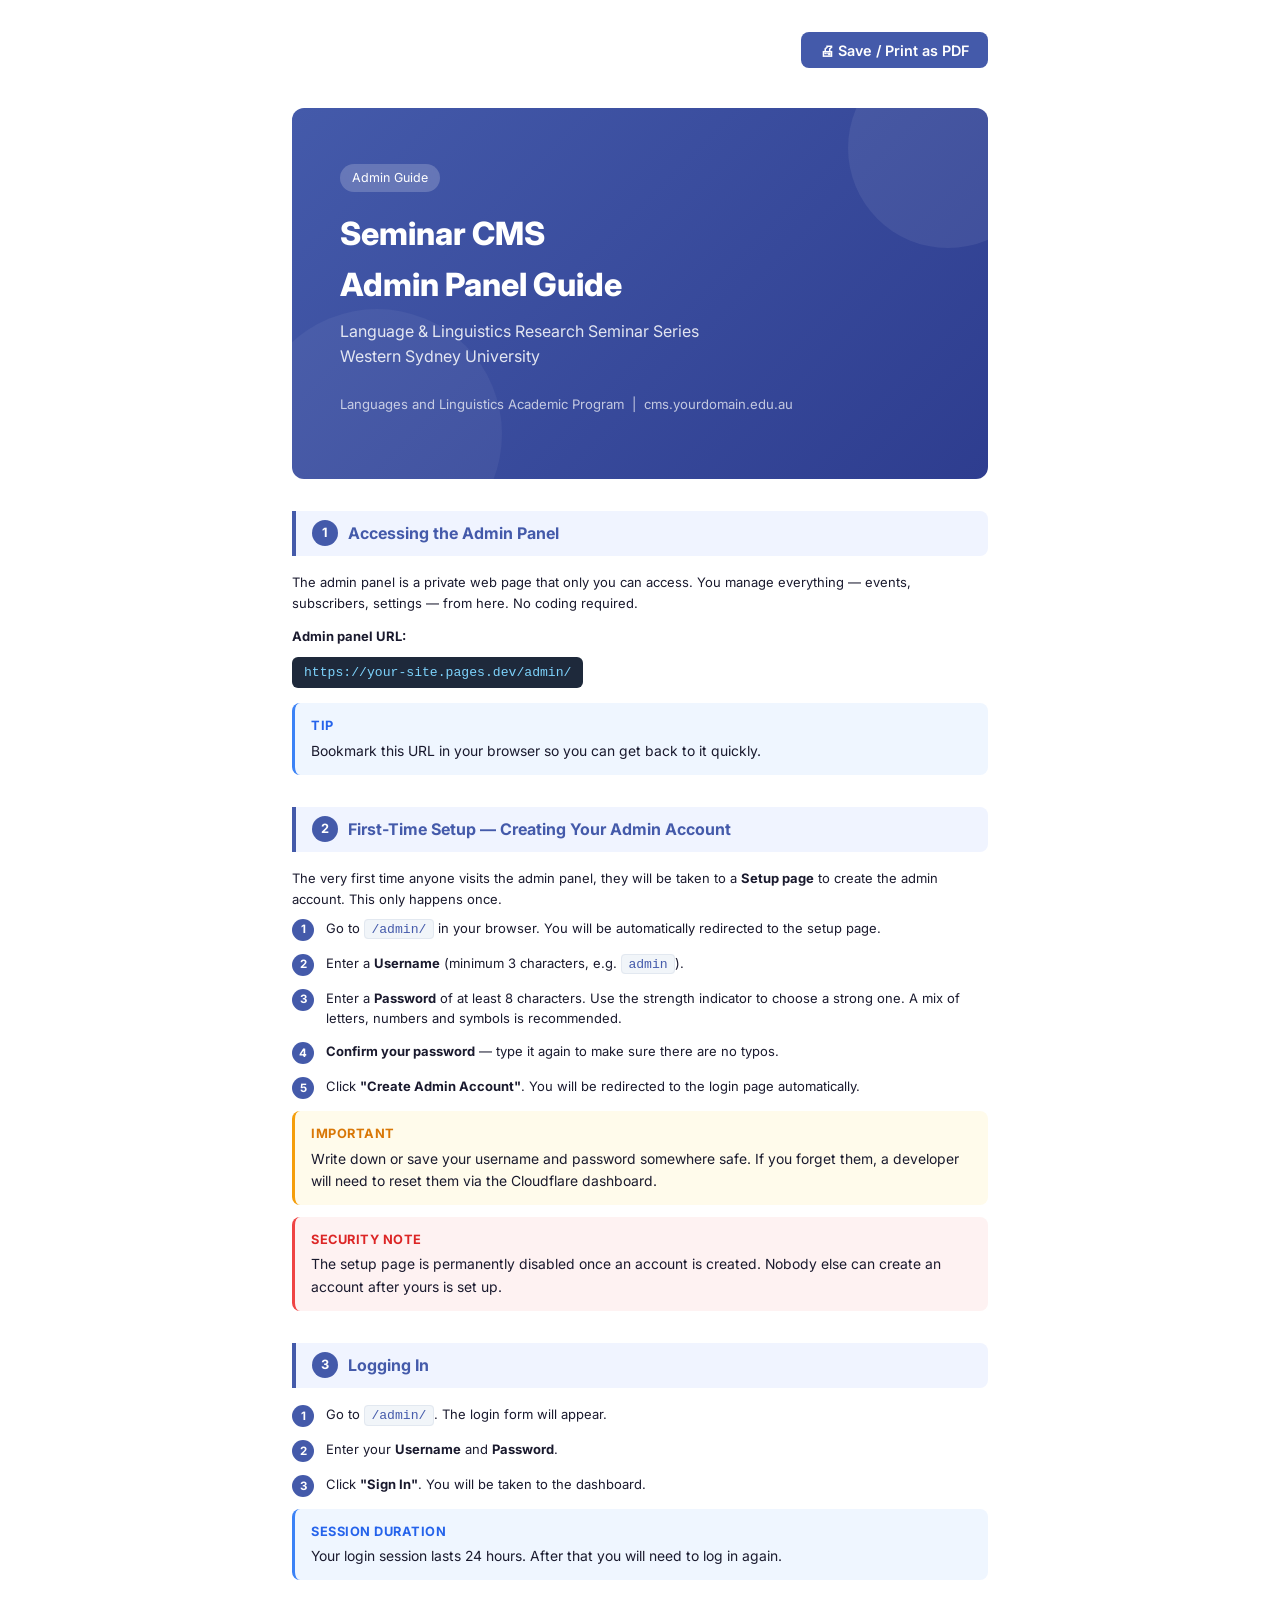
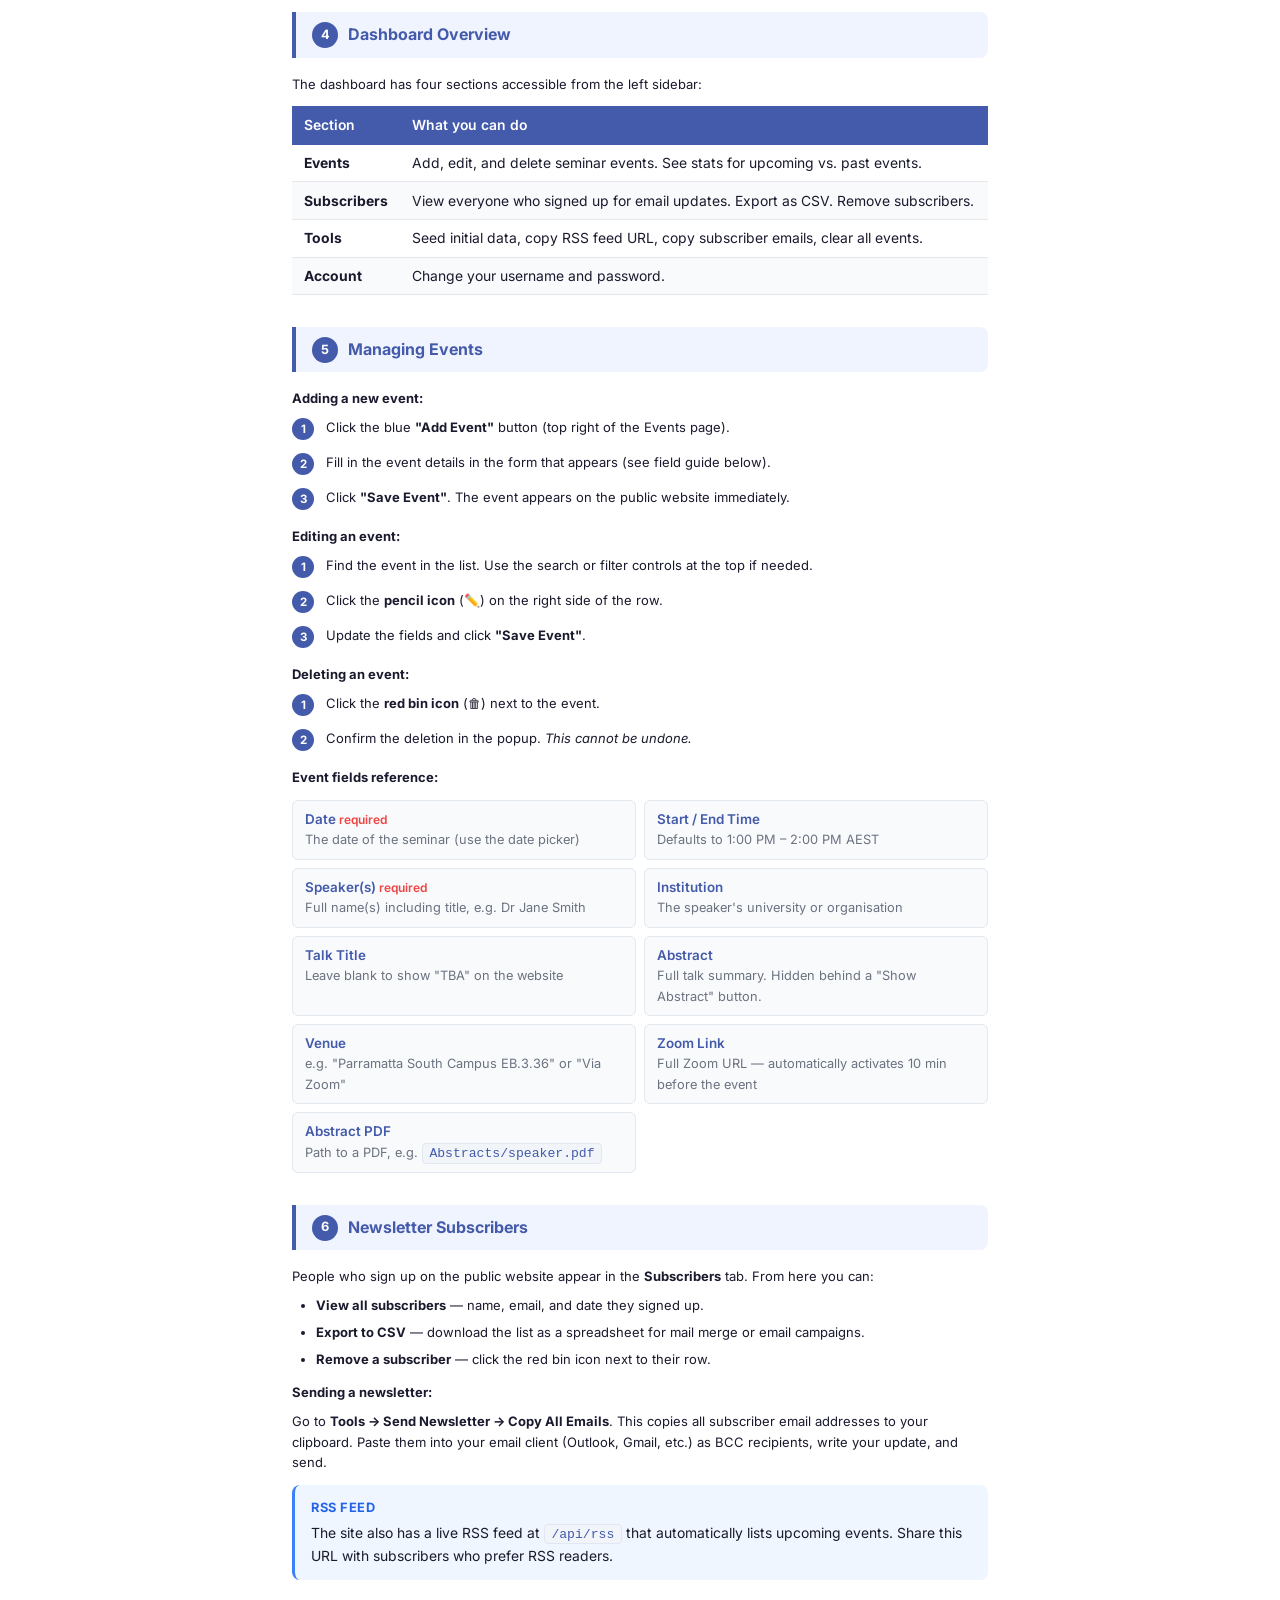
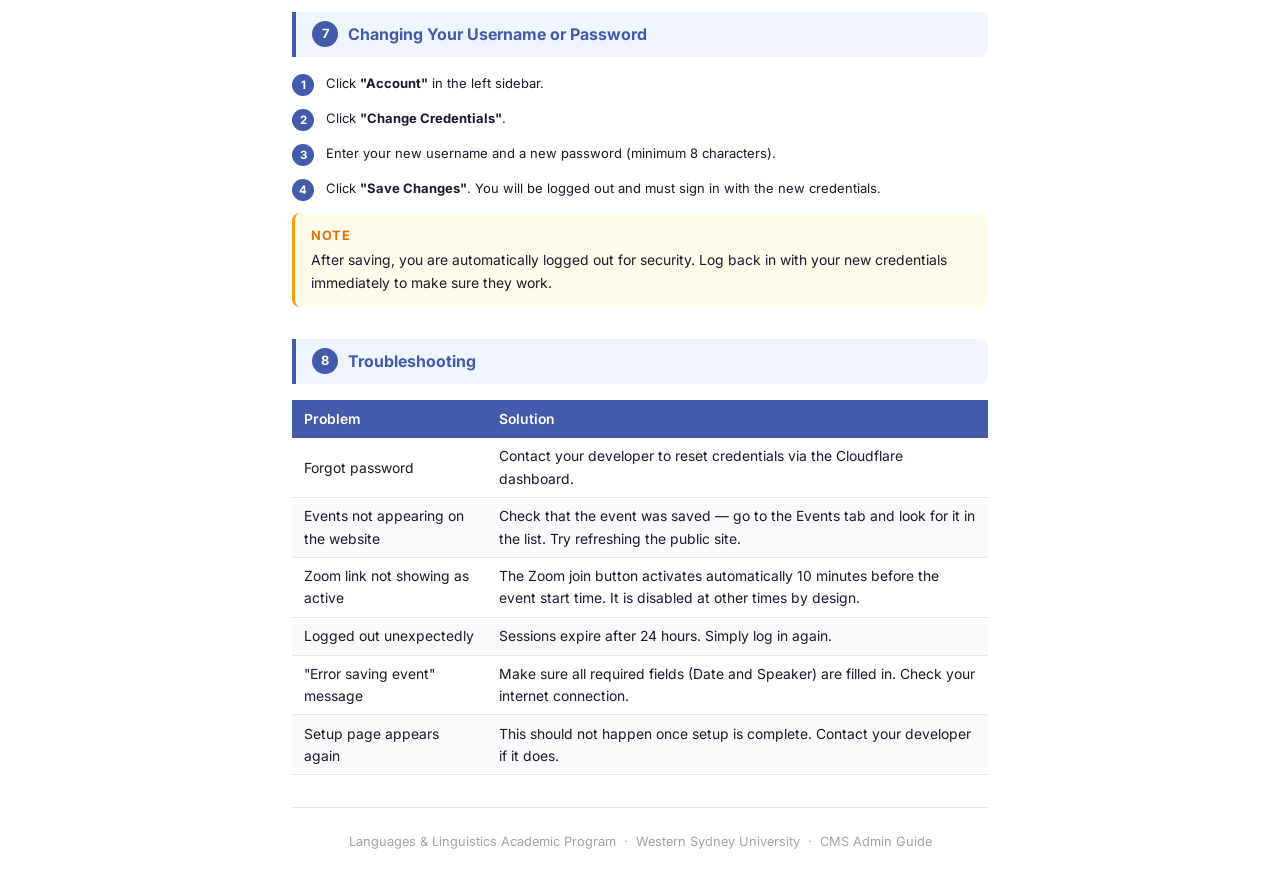
<file: admin/admin-guide.html>
<!DOCTYPE html>
<html lang="en">
<head>
  <meta charset="UTF-8">
  <meta name="viewport" content="width=device-width, initial-scale=1.0">
  <title>Admin Guide – Linguistics Seminar CMS</title>
  <style>
    @import url('https://fonts.googleapis.com/css2?family=Inter:wght@400;500;600;700;800&display=swap');

    * { box-sizing: border-box; margin: 0; padding: 0; }

    body {
      font-family: 'Inter', Arial, sans-serif;
      font-size: 13px;
      line-height: 1.6;
      color: #1a1a2e;
      background: white;
    }

    @page {
      size: A4;
      margin: 20mm 18mm 20mm 18mm;
    }

    @media print {
      .no-print { display: none !important; }
      .page-break { page-break-before: always; }
      body { font-size: 12px; }
    }

    .page { max-width: 760px; margin: 0 auto; padding: 2rem; }

    /* Cover */
    .cover {
      background: linear-gradient(135deg, #445AAA 0%, #2e3d8f 100%);
      color: white;
      padding: 3.5rem 3rem;
      border-radius: 12px;
      margin-bottom: 2rem;
      position: relative;
      overflow: hidden;
    }
    .cover::before {
      content: '';
      position: absolute;
      top: -60px; right: -60px;
      width: 200px; height: 200px;
      background: rgba(255,255,255,0.07);
      border-radius: 50%;
    }
    .cover::after {
      content: '';
      position: absolute;
      bottom: -80px; left: -40px;
      width: 250px; height: 250px;
      background: rgba(255,255,255,0.05);
      border-radius: 50%;
    }
    .cover-inner { position: relative; z-index: 1; }
    .cover h1 { font-size: 2rem; font-weight: 800; margin-bottom: 0.5rem; }
    .cover .sub { font-size: 1rem; opacity: 0.85; margin-bottom: 1.5rem; }
    .cover .meta { font-size: 0.82rem; opacity: 0.7; }
    .cover .badge {
      display: inline-block;
      background: rgba(255,255,255,0.2);
      padding: 0.25rem 0.75rem;
      border-radius: 20px;
      font-size: 0.78rem;
      margin-bottom: 1rem;
      backdrop-filter: blur(4px);
    }

    /* Print button */
    .print-btn {
      display: inline-flex;
      align-items: center;
      gap: 0.4rem;
      background: #445AAA;
      color: white;
      border: none;
      border-radius: 8px;
      padding: 0.6rem 1.2rem;
      font-size: 0.9rem;
      font-weight: 600;
      cursor: pointer;
      margin-bottom: 1.5rem;
      font-family: inherit;
    }
    .print-btn:hover { background: #3449a0; }

    /* Sections */
    .section { margin-bottom: 2rem; }
    .section-header {
      display: flex;
      align-items: center;
      gap: 0.6rem;
      background: #f0f4ff;
      border-left: 4px solid #445AAA;
      padding: 0.6rem 1rem;
      border-radius: 0 8px 8px 0;
      margin-bottom: 1rem;
    }
    .section-header .num {
      background: #445AAA;
      color: white;
      width: 26px; height: 26px;
      border-radius: 50%;
      display: flex; align-items: center; justify-content: center;
      font-weight: 700; font-size: 0.8rem;
      flex-shrink: 0;
    }
    .section-header h2 { font-size: 1rem; font-weight: 700; color: #445AAA; }

    /* Steps */
    .steps { list-style: none; }
    .steps li {
      display: flex;
      gap: 0.75rem;
      margin-bottom: 0.75rem;
      align-items: flex-start;
    }
    .step-dot {
      width: 22px; height: 22px;
      background: #445AAA;
      color: white;
      border-radius: 50%;
      display: flex; align-items: center; justify-content: center;
      font-size: 0.72rem;
      font-weight: 700;
      flex-shrink: 0;
      margin-top: 1px;
    }
    .steps li p { margin: 0; }
    .steps li strong { color: #1a1a2e; }

    /* Info boxes */
    .info-box {
      border-radius: 8px;
      padding: 0.8rem 1rem;
      margin: 0.75rem 0;
      font-size: 0.87rem;
    }
    .info-box.blue  { background: #eff6ff; border-left: 3px solid #3b82f6; }
    .info-box.green { background: #f0fdf4; border-left: 3px solid #22c55e; }
    .info-box.amber { background: #fffbeb; border-left: 3px solid #f59e0b; }
    .info-box.red   { background: #fef2f2; border-left: 3px solid #ef4444; }
    .info-box .label { font-weight: 700; margin-bottom: 0.2rem; font-size: 0.8rem; text-transform: uppercase; letter-spacing: 0.5px; }
    .info-box.blue .label  { color: #2563eb; }
    .info-box.green .label { color: #16a34a; }
    .info-box.amber .label { color: #d97706; }
    .info-box.red .label   { color: #dc2626; }

    /* Table */
    .guide-table { width: 100%; border-collapse: collapse; margin: 0.75rem 0; font-size: 0.87rem; }
    .guide-table th {
      background: #445AAA;
      color: white;
      padding: 0.5rem 0.75rem;
      text-align: left;
      font-weight: 600;
    }
    .guide-table td { padding: 0.45rem 0.75rem; border-bottom: 1px solid #e5e7eb; }
    .guide-table tr:nth-child(even) td { background: #f9fafb; }

    code {
      background: #f1f5f9;
      border: 1px solid #e2e8f0;
      border-radius: 4px;
      padding: 0.1rem 0.4rem;
      font-size: 0.82rem;
      font-family: 'Courier New', monospace;
      color: #445AAA;
    }

    /* Field reference */
    .field-grid { display: grid; grid-template-columns: 1fr 1fr; gap: 0.5rem; margin: 0.75rem 0; }
    .field-item {
      background: #f8fafc;
      border: 1px solid #e2e8f0;
      border-radius: 6px;
      padding: 0.5rem 0.75rem;
      font-size: 0.84rem;
    }
    .field-item .fname { font-weight: 600; color: #445AAA; }
    .field-item .fdesc { color: #6b7280; font-size: 0.8rem; }
    .field-item .req { color: #ef4444; font-size: 0.75rem; }

    hr { border: none; border-top: 1px solid #e5e7eb; margin: 1.5rem 0; }
    p { margin-bottom: 0.5rem; }

    .url-badge {
      display: inline-block;
      background: #1e293b;
      color: #7dd3fc;
      font-family: 'Courier New', monospace;
      font-size: 0.82rem;
      padding: 0.3rem 0.75rem;
      border-radius: 6px;
      margin: 0.2rem 0;
    }
  </style>
</head>
<body>
<div class="page">

  <!-- Print button (not printed) -->
  <div class="no-print" style="text-align:right; margin-bottom:1rem;">
    <button class="print-btn" onclick="window.print()">
      &#x1F5A8; Save / Print as PDF
    </button>
  </div>

  <!-- Cover -->
  <div class="cover">
    <div class="cover-inner">
      <div class="badge">Admin Guide</div>
      <h1>Seminar CMS<br>Admin Panel Guide</h1>
      <p class="sub">Language &amp; Linguistics Research Seminar Series<br>Western Sydney University</p>
      <p class="meta">Languages and Linguistics Academic Program &nbsp;|&nbsp; cms.yourdomain.edu.au</p>
    </div>
  </div>

  <!-- Section 1: Access -->
  <div class="section">
    <div class="section-header">
      <div class="num">1</div>
      <h2>Accessing the Admin Panel</h2>
    </div>

    <p>The admin panel is a private web page that only you can access. You manage everything — events, subscribers, settings — from here. No coding required.</p>

    <p style="margin-top:0.75rem"><strong>Admin panel URL:</strong></p>
    <div class="url-badge">https://your-site.pages.dev/admin/</div>

    <div class="info-box blue" style="margin-top:0.75rem">
      <div class="label">Tip</div>
      Bookmark this URL in your browser so you can get back to it quickly.
    </div>
  </div>

  <!-- Section 2: First-time setup -->
  <div class="section">
    <div class="section-header">
      <div class="num">2</div>
      <h2>First-Time Setup — Creating Your Admin Account</h2>
    </div>

    <p>The very first time anyone visits the admin panel, they will be taken to a <strong>Setup page</strong> to create the admin account. This only happens once.</p>

    <ul class="steps">
      <li>
        <div class="step-dot">1</div>
        <p>Go to <code>/admin/</code> in your browser. You will be automatically redirected to the setup page.</p>
      </li>
      <li>
        <div class="step-dot">2</div>
        <p>Enter a <strong>Username</strong> (minimum 3 characters, e.g. <code>admin</code>).</p>
      </li>
      <li>
        <div class="step-dot">3</div>
        <p>Enter a <strong>Password</strong> of at least 8 characters. Use the strength indicator to choose a strong one. A mix of letters, numbers and symbols is recommended.</p>
      </li>
      <li>
        <div class="step-dot">4</div>
        <p><strong>Confirm your password</strong> — type it again to make sure there are no typos.</p>
      </li>
      <li>
        <div class="step-dot">5</div>
        <p>Click <strong>"Create Admin Account"</strong>. You will be redirected to the login page automatically.</p>
      </li>
    </ul>

    <div class="info-box amber">
      <div class="label">Important</div>
      Write down or save your username and password somewhere safe. If you forget them, a developer will need to reset them via the Cloudflare dashboard.
    </div>

    <div class="info-box red">
      <div class="label">Security Note</div>
      The setup page is permanently disabled once an account is created. Nobody else can create an account after yours is set up.
    </div>
  </div>

  <!-- Section 3: Logging in -->
  <div class="section">
    <div class="section-header">
      <div class="num">3</div>
      <h2>Logging In</h2>
    </div>

    <ul class="steps">
      <li>
        <div class="step-dot">1</div>
        <p>Go to <code>/admin/</code>. The login form will appear.</p>
      </li>
      <li>
        <div class="step-dot">2</div>
        <p>Enter your <strong>Username</strong> and <strong>Password</strong>.</p>
      </li>
      <li>
        <div class="step-dot">3</div>
        <p>Click <strong>"Sign In"</strong>. You will be taken to the dashboard.</p>
      </li>
    </ul>

    <div class="info-box blue">
      <div class="label">Session Duration</div>
      Your login session lasts 24 hours. After that you will need to log in again.
    </div>
  </div>

  <div class="page-break"></div>

  <!-- Section 4: Dashboard overview -->
  <div class="section">
    <div class="section-header">
      <div class="num">4</div>
      <h2>Dashboard Overview</h2>
    </div>

    <p>The dashboard has four sections accessible from the left sidebar:</p>

    <table class="guide-table">
      <thead>
        <tr><th>Section</th><th>What you can do</th></tr>
      </thead>
      <tbody>
        <tr>
          <td><strong>Events</strong></td>
          <td>Add, edit, and delete seminar events. See stats for upcoming vs. past events.</td>
        </tr>
        <tr>
          <td><strong>Subscribers</strong></td>
          <td>View everyone who signed up for email updates. Export as CSV. Remove subscribers.</td>
        </tr>
        <tr>
          <td><strong>Tools</strong></td>
          <td>Seed initial data, copy RSS feed URL, copy subscriber emails, clear all events.</td>
        </tr>
        <tr>
          <td><strong>Account</strong></td>
          <td>Change your username and password.</td>
        </tr>
      </tbody>
    </table>
  </div>

  <!-- Section 5: Managing events -->
  <div class="section">
    <div class="section-header">
      <div class="num">5</div>
      <h2>Managing Events</h2>
    </div>

    <p><strong>Adding a new event:</strong></p>
    <ul class="steps">
      <li><div class="step-dot">1</div><p>Click the blue <strong>"Add Event"</strong> button (top right of the Events page).</p></li>
      <li><div class="step-dot">2</div><p>Fill in the event details in the form that appears (see field guide below).</p></li>
      <li><div class="step-dot">3</div><p>Click <strong>"Save Event"</strong>. The event appears on the public website immediately.</p></li>
    </ul>

    <p style="margin-top:1rem"><strong>Editing an event:</strong></p>
    <ul class="steps">
      <li><div class="step-dot">1</div><p>Find the event in the list. Use the search or filter controls at the top if needed.</p></li>
      <li><div class="step-dot">2</div><p>Click the <strong>pencil icon</strong> (✏️) on the right side of the row.</p></li>
      <li><div class="step-dot">3</div><p>Update the fields and click <strong>"Save Event"</strong>.</p></li>
    </ul>

    <p style="margin-top:1rem"><strong>Deleting an event:</strong></p>
    <ul class="steps">
      <li><div class="step-dot">1</div><p>Click the <strong>red bin icon</strong> (🗑) next to the event.</p></li>
      <li><div class="step-dot">2</div><p>Confirm the deletion in the popup. <em>This cannot be undone.</em></p></li>
    </ul>

    <p style="margin-top:1rem"><strong>Event fields reference:</strong></p>
    <div class="field-grid">
      <div class="field-item">
        <div class="fname">Date <span class="req">required</span></div>
        <div class="fdesc">The date of the seminar (use the date picker)</div>
      </div>
      <div class="field-item">
        <div class="fname">Start / End Time</div>
        <div class="fdesc">Defaults to 1:00 PM – 2:00 PM AEST</div>
      </div>
      <div class="field-item">
        <div class="fname">Speaker(s) <span class="req">required</span></div>
        <div class="fdesc">Full name(s) including title, e.g. Dr Jane Smith</div>
      </div>
      <div class="field-item">
        <div class="fname">Institution</div>
        <div class="fdesc">The speaker's university or organisation</div>
      </div>
      <div class="field-item">
        <div class="fname">Talk Title</div>
        <div class="fdesc">Leave blank to show "TBA" on the website</div>
      </div>
      <div class="field-item">
        <div class="fname">Abstract</div>
        <div class="fdesc">Full talk summary. Hidden behind a "Show Abstract" button.</div>
      </div>
      <div class="field-item">
        <div class="fname">Venue</div>
        <div class="fdesc">e.g. "Parramatta South Campus EB.3.36" or "Via Zoom"</div>
      </div>
      <div class="field-item">
        <div class="fname">Zoom Link</div>
        <div class="fdesc">Full Zoom URL — automatically activates 10 min before the event</div>
      </div>
      <div class="field-item">
        <div class="fname">Abstract PDF</div>
        <div class="fdesc">Path to a PDF, e.g. <code>Abstracts/speaker.pdf</code></div>
      </div>
    </div>
  </div>

  <!-- Section 6: Subscribers -->
  <div class="section">
    <div class="section-header">
      <div class="num">6</div>
      <h2>Newsletter Subscribers</h2>
    </div>

    <p>People who sign up on the public website appear in the <strong>Subscribers</strong> tab. From here you can:</p>

    <ul style="padding-left:1.5rem; margin-bottom:0.75rem">
      <li style="margin-bottom:0.4rem"><strong>View all subscribers</strong> — name, email, and date they signed up.</li>
      <li style="margin-bottom:0.4rem"><strong>Export to CSV</strong> — download the list as a spreadsheet for mail merge or email campaigns.</li>
      <li style="margin-bottom:0.4rem"><strong>Remove a subscriber</strong> — click the red bin icon next to their row.</li>
    </ul>

    <p><strong>Sending a newsletter:</strong></p>
    <p>Go to <strong>Tools → Send Newsletter → Copy All Emails</strong>. This copies all subscriber email addresses to your clipboard. Paste them into your email client (Outlook, Gmail, etc.) as BCC recipients, write your update, and send.</p>

    <div class="info-box blue">
      <div class="label">RSS Feed</div>
      The site also has a live RSS feed at <code>/api/rss</code> that automatically lists upcoming events. Share this URL with subscribers who prefer RSS readers.
    </div>
  </div>

  <!-- Section 7: Changing your password -->
  <div class="section">
    <div class="section-header">
      <div class="num">7</div>
      <h2>Changing Your Username or Password</h2>
    </div>

    <ul class="steps">
      <li><div class="step-dot">1</div><p>Click <strong>"Account"</strong> in the left sidebar.</p></li>
      <li><div class="step-dot">2</div><p>Click <strong>"Change Credentials"</strong>.</p></li>
      <li><div class="step-dot">3</div><p>Enter your new username and a new password (minimum 8 characters).</p></li>
      <li><div class="step-dot">4</div><p>Click <strong>"Save Changes"</strong>. You will be logged out and must sign in with the new credentials.</p></li>
    </ul>

    <div class="info-box amber">
      <div class="label">Note</div>
      After saving, you are automatically logged out for security. Log back in with your new credentials immediately to make sure they work.
    </div>
  </div>

  <!-- Section 8: Troubleshooting -->
  <div class="section">
    <div class="section-header">
      <div class="num">8</div>
      <h2>Troubleshooting</h2>
    </div>

    <table class="guide-table">
      <thead>
        <tr><th>Problem</th><th>Solution</th></tr>
      </thead>
      <tbody>
        <tr>
          <td>Forgot password</td>
          <td>Contact your developer to reset credentials via the Cloudflare dashboard.</td>
        </tr>
        <tr>
          <td>Events not appearing on the website</td>
          <td>Check that the event was saved — go to the Events tab and look for it in the list. Try refreshing the public site.</td>
        </tr>
        <tr>
          <td>Zoom link not showing as active</td>
          <td>The Zoom join button activates automatically 10 minutes before the event start time. It is disabled at other times by design.</td>
        </tr>
        <tr>
          <td>Logged out unexpectedly</td>
          <td>Sessions expire after 24 hours. Simply log in again.</td>
        </tr>
        <tr>
          <td>"Error saving event" message</td>
          <td>Make sure all required fields (Date and Speaker) are filled in. Check your internet connection.</td>
        </tr>
        <tr>
          <td>Setup page appears again</td>
          <td>This should not happen once setup is complete. Contact your developer if it does.</td>
        </tr>
      </tbody>
    </table>
  </div>

  <hr>
  <p style="text-align:center; color:#9ca3af; font-size:0.8rem; margin-top:1rem">
    Languages &amp; Linguistics Academic Program &nbsp;·&nbsp; Western Sydney University &nbsp;·&nbsp; CMS Admin Guide
  </p>

</div>
</body>
</html>
</file>
